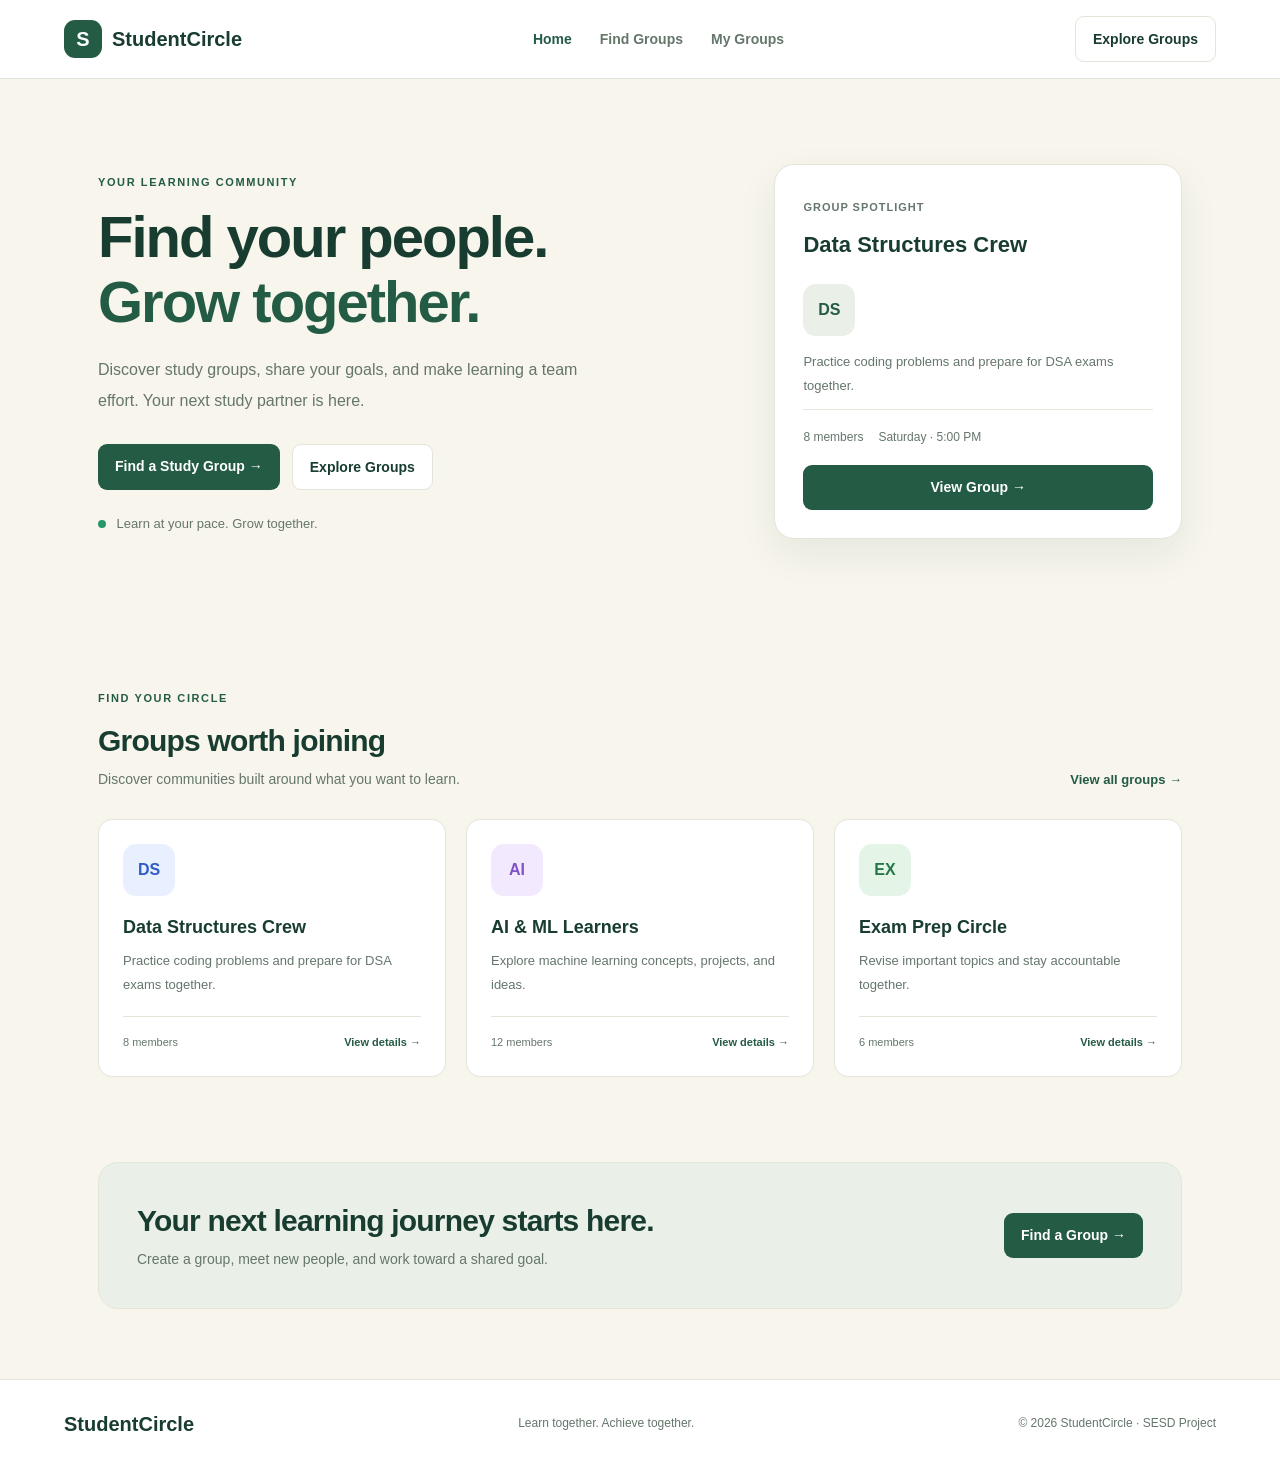
<file: index.html>
<!DOCTYPE html>
<html lang="en">
<head>
  <meta charset="UTF-8">
  <meta name="viewport" content="width=device-width, initial-scale=1.0">
  <title>StudentCircle | Learn Together</title>
  <link rel="stylesheet" href="style.css">
  <script src="app.js" defer></script>
</head>
<body>
  <header class="navbar">
    <a href="index.html" class="logo">
      <span class="logo-icon">S</span>
      StudentCircle
    </a>

    <nav class="nav-links">
      <a href="index.html" class="active">Home</a>
      <a href="find-groups.html">Find Groups</a>
      <a href="my-groups.html">My Groups</a>
    </nav>

    <a href="find-groups.html" class="nav-button">Explore Groups</a>
  </header>

  <main>
    <section class="hero">
      <div class="hero-content">
        <span class="eyebrow">YOUR LEARNING COMMUNITY</span>
        <h1>Find your people.<br>
          <span>Grow together.</span>
        </h1>
        <p>
          Discover study groups, share your goals, and make
          learning a team effort. Your next study partner is here.
        </p>

        <div class="hero-actions">
          <a href="find-groups.html" class="button primary">
            Find a Study Group →
          </a>
          <a href="#featured" class="button secondary">
            Explore Groups
          </a>
        </div>

        <div class="hero-note">
          <span class="status-dot"></span>
          Learn at your pace. Grow together.
        </div>
      </div>

      <div class="hero-card">
        <span class="muted-label">GROUP SPOTLIGHT</span>
        <h3>Data Structures Crew</h3>
        <div class="subject-icon">DS</div>
        <p class="card-description">
          Practice coding problems and prepare for DSA exams together.
        </p>
        <div class="group-info">
          <span>8 members</span>
          <span>Saturday · 5:00 PM</span>
        </div>
        <a href="group-details.html" class="button primary full-width">
          View Group →
        </a>
      </div>
    </section>

    <section class="section" id="featured">
      <div class="section-heading">
        <div>
          <span class="eyebrow">FIND YOUR CIRCLE</span>
          <h2>Groups worth joining</h2>
          <p>Discover communities built around what you want to learn.</p>
        </div>
        <a href="find-groups.html" class="text-link">View all groups →</a>
      </div>

      <div class="group-grid">
        <article class="group-card">
          <div class="subject-icon blue">DS</div>
          <h3>Data Structures Crew</h3>
          <p>Practice coding problems and prepare for DSA exams together.</p>
          <div class="group-card-footer">
            <span>8 members</span>
            <a href="group-details.html">View details →</a>
          </div>
        </article>

        <article class="group-card">
          <div class="subject-icon purple">AI</div>
          <h3>AI & ML Learners</h3>
          <p>Explore machine learning concepts, projects, and ideas.</p>
          <div class="group-card-footer">
            <span>12 members</span>
            <a href="group-details.html">View details →</a>
          </div>
        </article>

        <article class="group-card">
          <div class="subject-icon green">EX</div>
          <h3>Exam Prep Circle</h3>
          <p>Revise important topics and stay accountable together.</p>
          <div class="group-card-footer">
            <span>6 members</span>
            <a href="group-details.html">View details →</a>
          </div>
        </article>
      </div>
    </section>

    <section class="cta">
      <div>
        <h2>Your next learning journey starts here.</h2>
        <p>Create a group, meet new people, and work toward a shared goal.</p>
      </div>
      <a href="find-groups.html" class="button primary">
        Find a Group →
      </a>
    </section>
  </main>

  <footer class="footer">
    <a href="index.html" class="logo">StudentCircle</a>
    <p>Learn together. Achieve together.</p>
    <span>© 2026 StudentCircle · SESD Project</span>
  </footer>
</body>
</html>
</file>
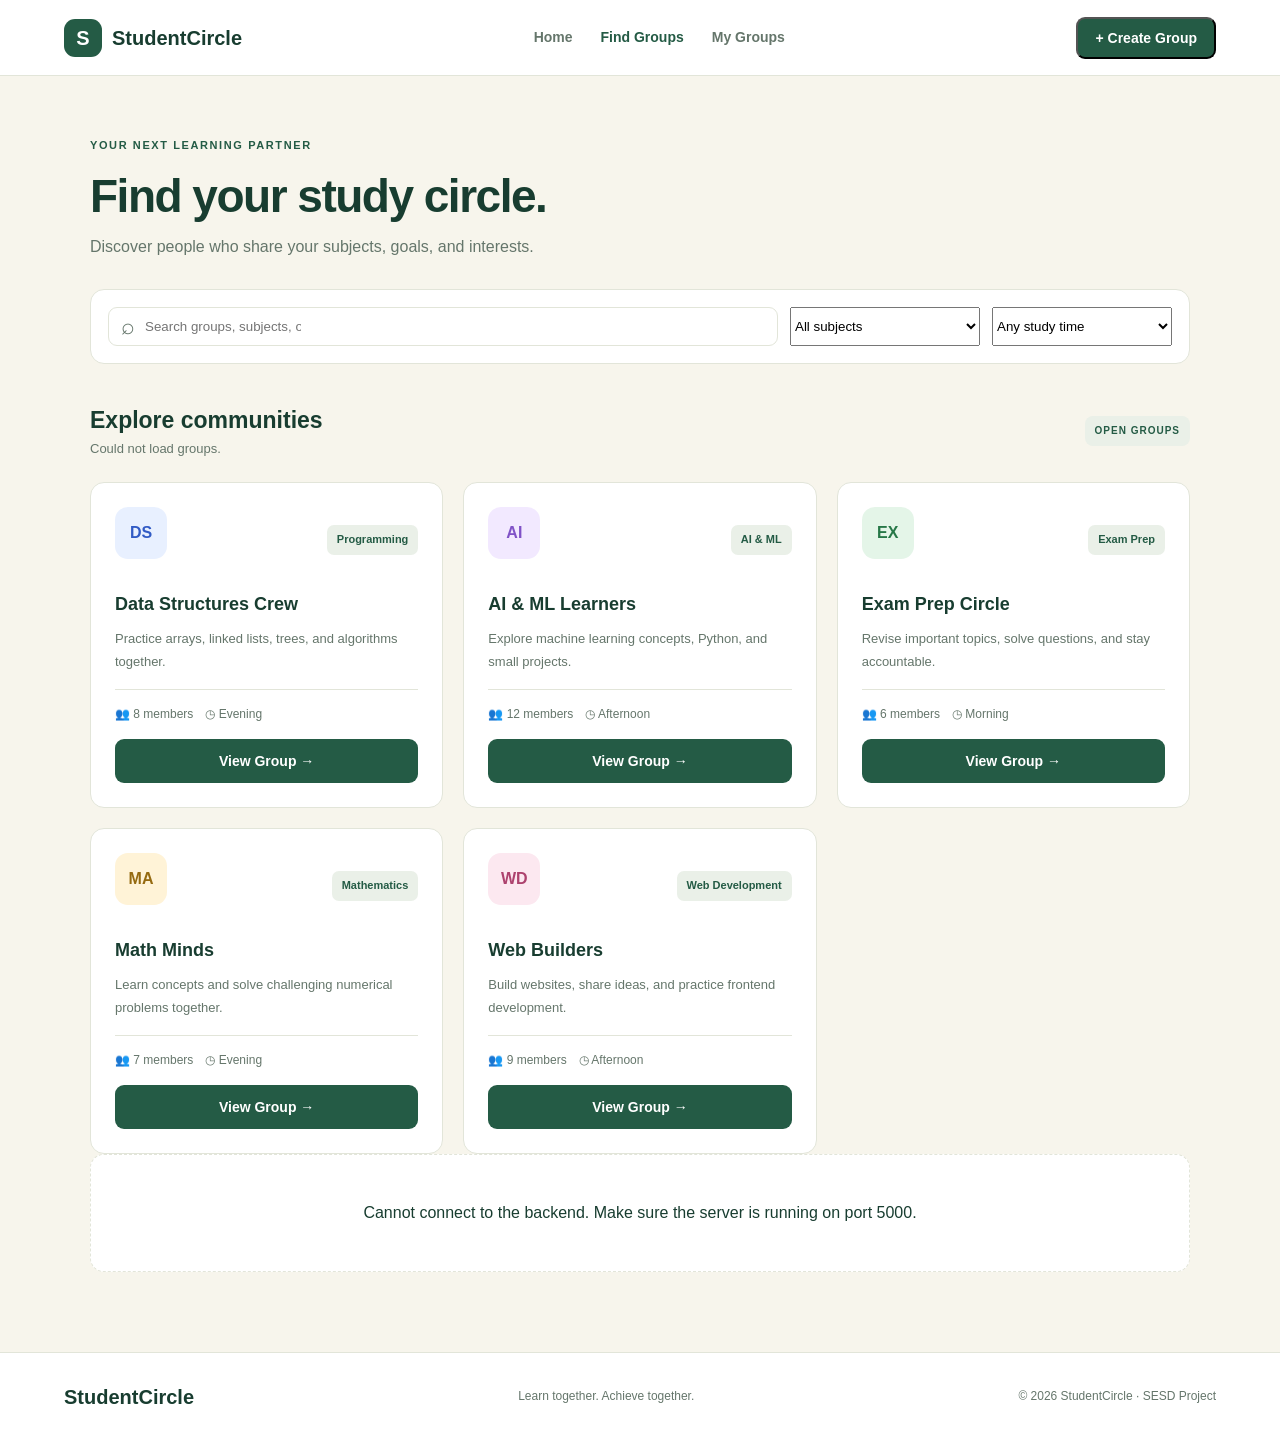
<file: find-groups.html>
<!DOCTYPE html>
<html lang="en">
<head>
  <meta charset="UTF-8">
  <meta name="viewport" content="width=device-width, initial-scale=1.0">
  <title>Find Groups | StudentCircle</title>
  <link rel="stylesheet" href="style.css">
  <script src="app.js" defer></script>
</head>
<body>

  <header class="navbar">
    <a href="index.html" class="logo">
      <span class="logo-icon">S</span>
      StudentCircle
    </a>

    <nav class="nav-links">
      <a href="index.html">Home</a>
      <a href="find-groups.html" class="active">Find Groups</a>
      <a href="my-groups.html">My Groups</a>
    </nav>

    <button class="button primary" id="openCreateForm">
      + Create Group
    </button>
  </header>

  <main class="container page-content">
    <section class="page-heading">
      <span class="eyebrow">YOUR NEXT LEARNING PARTNER</span>
      <h1>Find your study circle.</h1>
      <p>Discover people who share your subjects, goals, and interests.</p>
    </section>

    <section class="search-panel">
      <div class="search-box">
        <span>⌕</span>
        <input
          type="search"
          id="groupSearch"
          placeholder="Search groups, subjects, or topics..."
          aria-label="Search study groups"
        >
      </div>

      <select id="subjectFilter" aria-label="Filter by subject">
        <option value="all">All subjects</option>
        <option value="Programming">Programming</option>
        <option value="AI & ML">AI & ML</option>
        <option value="Exam Preparation">Exam Preparation</option>
        <option value="Mathematics">Mathematics</option>
        <option value="Web Development">Web Development</option>
      </select>

      <select id="timeFilter" aria-label="Filter by study time">
        <option value="all">Any study time</option>
        <option value="Morning">Morning</option>
        <option value="Afternoon">Afternoon</option>
        <option value="Evening">Evening</option>
      </select>
    </section>

    <section class="results-heading">
      <div>
        <h2>Explore communities</h2>
        <p id="resultCount">Study groups for every goal.</p>
      </div>
      <span class="results-label">OPEN GROUPS</span>
    </section>

    <section class="group-grid" id="groupsContainer">

      <article class="group-card"
        data-subject="Programming"
        data-time="Evening"
        data-search="data structures dsa algorithms coding programming">
        <div class="group-card-header">
          <span class="subject-icon blue">DS</span>
          <span class="tag">Programming</span>
        </div>
        <h3>Data Structures Crew</h3>
        <p>Practice arrays, linked lists, trees, and algorithms together.</p>
        <div class="group-meta">
          <span>👥 8 members</span>
          <span>◷ Evening</span>
        </div>
        <a class="button primary full-width"
          href="group-details.html?id=dsa">View Group →</a>
      </article>

      <article class="group-card"
        data-subject="AI & ML"
        data-time="Afternoon"
        data-search="artificial intelligence machine learning python models">
        <div class="group-card-header">
          <span class="subject-icon purple">AI</span>
          <span class="tag purple-tag">AI & ML</span>
        </div>
        <h3>AI & ML Learners</h3>
        <p>Explore machine learning concepts, Python, and small projects.</p>
        <div class="group-meta">
          <span>👥 12 members</span>
          <span>◷ Afternoon</span>
        </div>
        <a class="button primary full-width"
          href="group-details.html?id=aiml">View Group →</a>
      </article>

      <article class="group-card"
        data-subject="Exam Preparation"
        data-time="Morning"
        data-search="exam revision preparation study notes">
        <div class="group-card-header">
          <span class="subject-icon green">EX</span>
          <span class="tag green-tag">Exam Prep</span>
        </div>
        <h3>Exam Prep Circle</h3>
        <p>Revise important topics, solve questions, and stay accountable.</p>
        <div class="group-meta">
          <span>👥 6 members</span>
          <span>◷ Morning</span>
        </div>
        <a class="button primary full-width"
          href="group-details.html?id=exam">View Group →</a>
      </article>

      <article class="group-card"
        data-subject="Mathematics"
        data-time="Evening"
        data-search="mathematics calculus probability statistics">
        <div class="group-card-header">
          <span class="subject-icon gold">MA</span>
          <span class="tag gold-tag">Mathematics</span>
        </div>
        <h3>Math Minds</h3>
        <p>Learn concepts and solve challenging numerical problems together.</p>
        <div class="group-meta">
          <span>👥 7 members</span>
          <span>◷ Evening</span>
        </div>
        <a class="button primary full-width"
          href="group-details.html?id=math">View Group →</a>
      </article>

      <article class="group-card"
        data-subject="Web Development"
        data-time="Afternoon"
        data-search="web development html css javascript frontend">
        <div class="group-card-header">
          <span class="subject-icon pink">WD</span>
          <span class="tag pink-tag">Web Development</span>
        </div>
        <h3>Web Builders</h3>
        <p>Build websites, share ideas, and practice frontend development.</p>
        <div class="group-meta">
          <span>👥 9 members</span>
          <span>◷ Afternoon</span>
        </div>
        <a class="button primary full-width"
          href="group-details.html?id=web">View Group →</a>
      </article>

    </section>

    <div id="emptyState" class="empty-state" hidden>
      <h3>No groups found</h3>
      <p>Try another search term or choose a different filter.</p>
      <button class="button secondary" id="resetFilters">Clear filters</button>
    </div>

    <section class="create-panel" id="createPanel" hidden>
      <div class="create-panel-header">
        <div>
          <span class="eyebrow">START A COMMUNITY</span>
          <h2>Create a study group</h2>
          <p>Bring students together around a shared learning goal.</p>
        </div>
        <button type="button" id="closeCreateForm"
          class="close-button" aria-label="Close form">✕</button>
      </div>

      <form id="createGroupForm">
        <label for="groupName">Group name</label>
        <input id="groupName" name="groupName"
          placeholder="e.g. Java Coding Circle" required maxlength="60">

        <label for="groupSubject">Subject</label>
        <select id="groupSubject" name="groupSubject" required>
          <option value="">Select a subject</option>
          <option>Programming</option>
          <option>AI & ML</option>
          <option>Exam Preparation</option>
          <option>Mathematics</option>
          <option>Web Development</option>
        </select>

        <label for="groupDescription">Description</label>
        <textarea id="groupDescription" name="groupDescription"
          placeholder="What will your group learn together?"
          required maxlength="300" rows="3"></textarea>

        <label for="groupTime">Preferred study time</label>
        <select id="groupTime" name="groupTime" required>
          <option value="">Choose a time</option>
          <option>Morning</option>
          <option>Afternoon</option>
          <option>Evening</option>
        </select>

        <button class="button primary" type="submit">Create Group</button>
      </form>
    </section>

  </main>

  <footer class="footer">
    <a href="index.html" class="logo">StudentCircle</a>
    <p>Learn together. Achieve together.</p>
    <span>© 2026 StudentCircle · SESD Project</span>
  </footer>

</body>
</html>
</file>
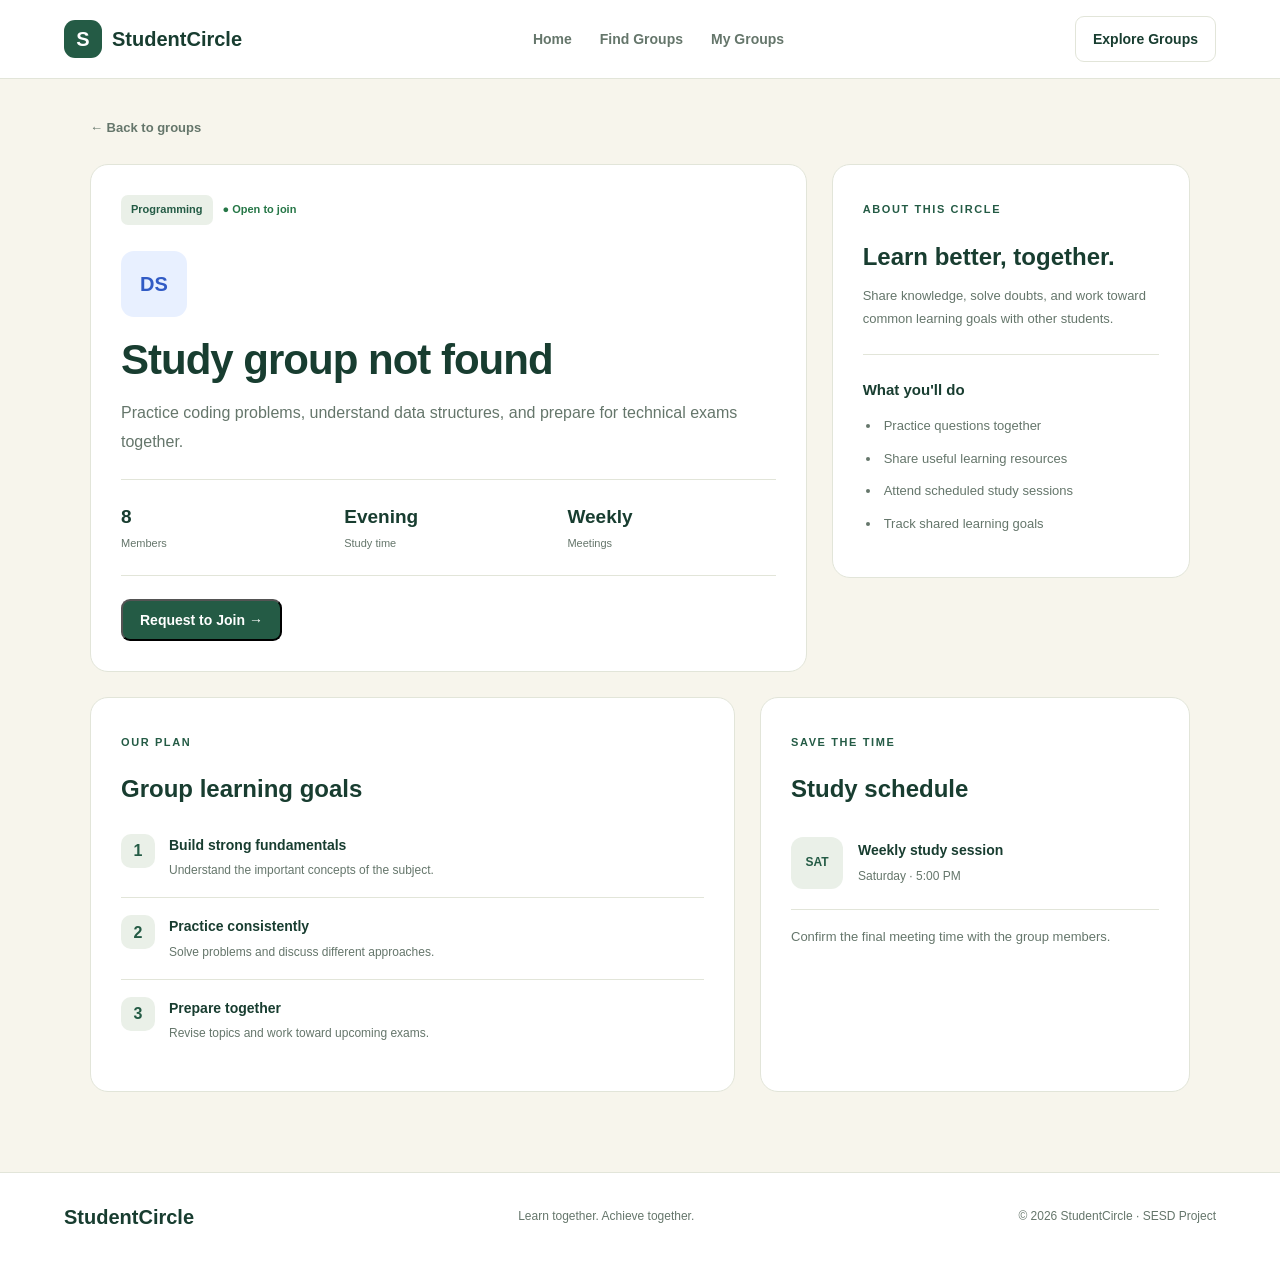
<file: group-details.html>
<!DOCTYPE html>
<html lang="en">
<head>
  <meta charset="UTF-8">
  <meta name="viewport" content="width=device-width, initial-scale=1.0">
  <title>Group Details | StudentCircle</title>
  <link rel="stylesheet" href="style.css">
  <script src="app.js" defer></script>
</head>
<body>
  <header class="navbar">
    <a href="index.html" class="logo">
      <span class="logo-icon">S</span>
      StudentCircle
    </a>
    <nav class="nav-links">
      <a href="index.html">Home</a>
      <a href="find-groups.html">Find Groups</a>
      <a href="my-groups.html">My Groups</a>
    </nav>
    <a href="find-groups.html" class="nav-button">Explore Groups</a>
  </header>

  <main class="container details-page">
    <a href="find-groups.html" class="back-link">← Back to groups</a>

    <section class="details-hero">
      <div class="details-main">
        <div class="details-tags">
          <span class="tag" id="detailSubject">Programming</span>
          <span class="open-tag">● Open to join</span>
        </div>

        <div class="subject-icon blue large-icon" id="detailIcon">DS</div>
        <h1 id="detailName">Data Structures Crew</h1>
        <p id="detailDescription">
          Practice coding problems, understand data structures,
          and prepare for technical exams together.
        </p>

        <div class="details-stats">
          <div>
            <strong id="detailMembers">8</strong>
            <span>Members</span>
          </div>
          <div>
            <strong id="detailTime">Evening</strong>
            <span>Study time</span>
          </div>
          <div>
            <strong>Weekly</strong>
            <span>Meetings</span>
          </div>
        </div>

        <button class="button primary join-button" id="joinButton">
          Request to Join →
        </button>
        <p id="joinMessage" class="join-message" role="status" hidden></p>
      </div>

      <aside class="details-side">
        <span class="eyebrow">ABOUT THIS CIRCLE</span>
        <h2>Learn better, together.</h2>
        <p>
          Share knowledge, solve doubts, and work toward common
          learning goals with other students.
        </p>

        <div class="side-divider"></div>

        <h3>What you'll do</h3>
        <ul class="activity-list">
          <li>Practice questions together</li>
          <li>Share useful learning resources</li>
          <li>Attend scheduled study sessions</li>
          <li>Track shared learning goals</li>
        </ul>
      </aside>
    </section>

    <section class="details-bottom">
      <div class="details-section">
        <span class="eyebrow">OUR PLAN</span>
        <h2>Group learning goals</h2>

        <div class="goal-card">
          <span class="goal-check">1</span>
          <div>
            <h3>Build strong fundamentals</h3>
            <p>Understand the important concepts of the subject.</p>
          </div>
        </div>

        <div class="goal-card">
          <span class="goal-check">2</span>
          <div>
            <h3>Practice consistently</h3>
            <p>Solve problems and discuss different approaches.</p>
          </div>
        </div>

        <div class="goal-card">
          <span class="goal-check">3</span>
          <div>
            <h3>Prepare together</h3>
            <p>Revise topics and work toward upcoming exams.</p>
          </div>
        </div>
      </div>

      <div class="details-section schedule-card">
        <span class="eyebrow">SAVE THE TIME</span>
        <h2>Study schedule</h2>
        <div class="schedule-item">
          <div class="calendar-icon">SAT</div>
          <div>
            <h3>Weekly study session</h3>
            <p id="scheduleTime">Saturday · 5:00 PM</p>
          </div>
        </div>
        <p class="muted">
          Confirm the final meeting time with the group members.
        </p>
      </div>
    </section>
  </main>

  <footer class="footer">
    <a href="index.html" class="logo">StudentCircle</a>
    <p>Learn together. Achieve together.</p>
    <span>© 2026 StudentCircle · SESD Project</span>
  </footer>
</body>
</html>
</file>
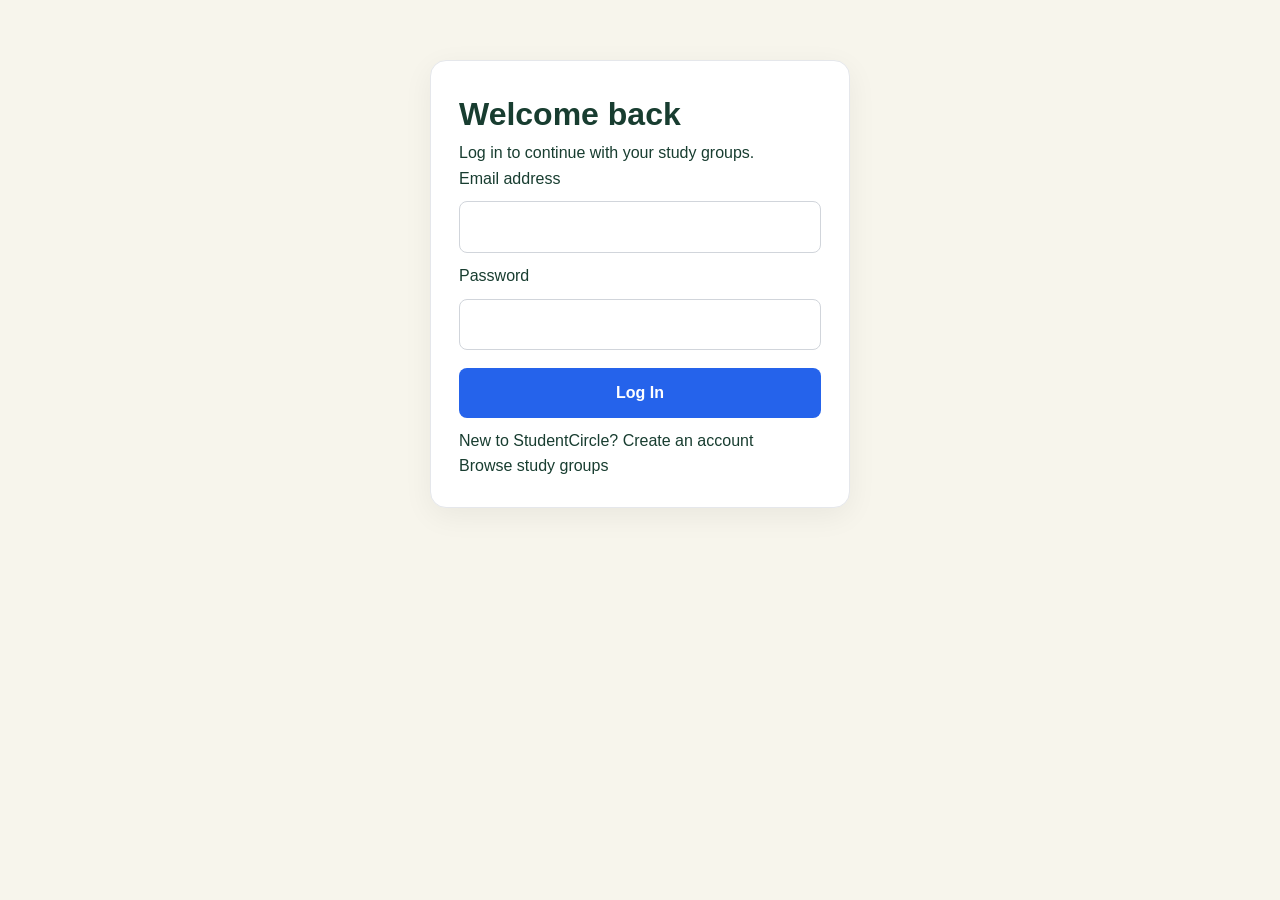
<file: login.html>
<!DOCTYPE html>
<html lang="en">
<head>
  <meta charset="UTF-8">
  <meta name="viewport" content="width=device-width, initial-scale=1.0">
  <title>Login | StudentCircle</title>
  <link rel="stylesheet" href="style.css">
</head>
<body>
  <main class="auth-container">
    <h1>Welcome back</h1>
    <p>Log in to continue with your study groups.</p>

    <form id="loginForm">
      <label for="email">Email address</label>
      <input id="email" name="email" type="email"
             autocomplete="email" required>

      <label for="password">Password</label>
      <input id="password" name="password" type="password"
             autocomplete="current-password" required>

      <button type="submit">Log In</button>
      <p id="authMessage" role="status"></p>
    </form>

    <p>New to StudentCircle? <a href="register.html">Create an account</a></p>
    <p><a href="find-groups.html">Browse study groups</a></p>
  </main>

  <script src="auth-page.js"></script>
</body>
</html>
</file>
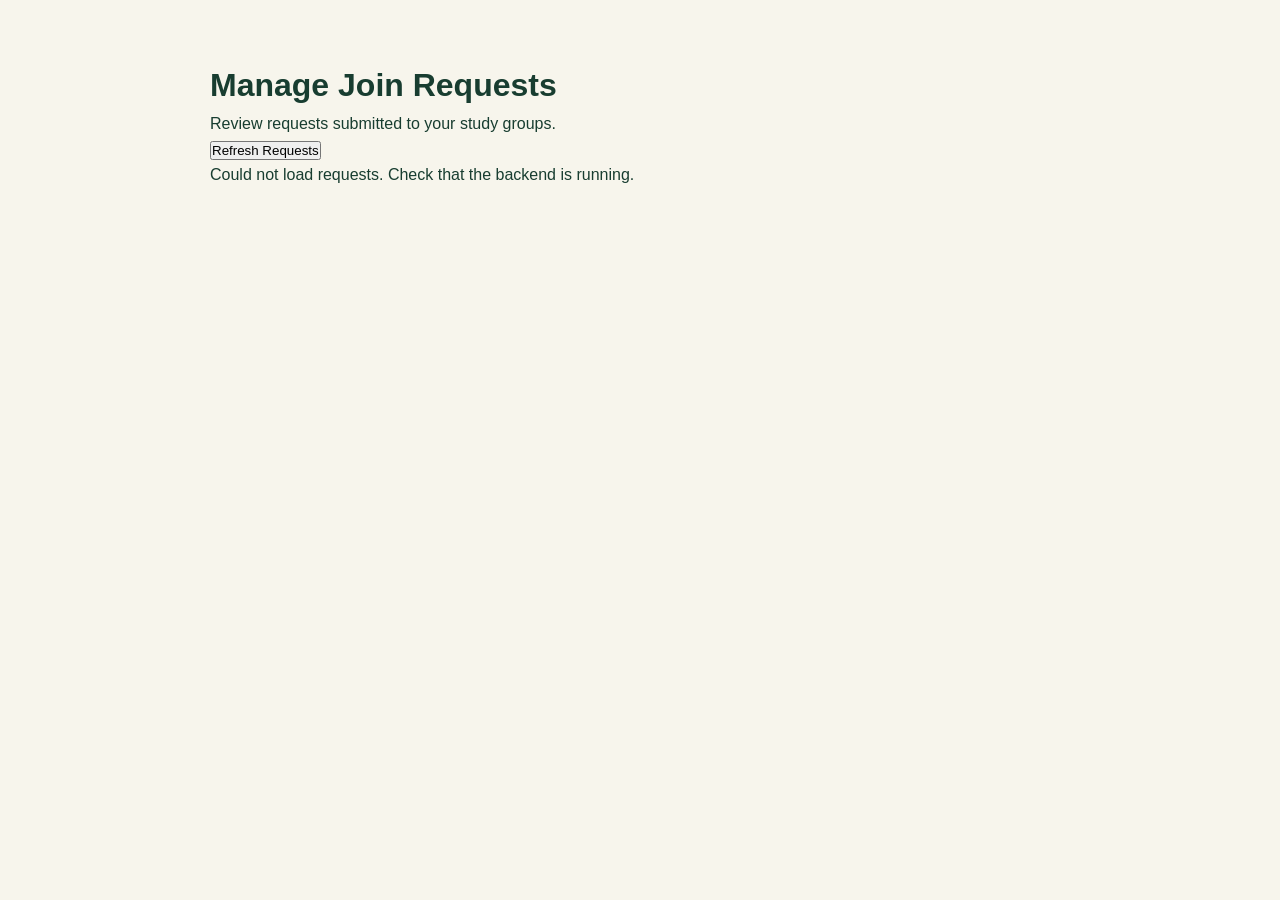
<file: manage-requests.html>
<!DOCTYPE html>
<html lang="en">
<head>
  <meta charset="UTF-8">
  <meta name="viewport" content="width=device-width, initial-scale=1.0">
  <title>Manage Requests | StudentCircle</title>
  <link rel="stylesheet" href="style.css">
  <style>
    .requests-page {
      max-width: 900px;
      margin: 40px auto;
      padding: 20px;
    }

    .request-card {
      background: white;
      border: 1px solid #e5e7eb;
      border-radius: 12px;
      padding: 20px;
      margin: 16px 0;
    }

    .request-actions {
      display: flex;
      gap: 10px;
      margin-top: 16px;
    }

    .request-actions button {
      border: 0;
      border-radius: 8px;
      padding: 10px 16px;
      cursor: pointer;
      font-weight: 600;
    }

    .approve-btn {
      background: #dcfce7;
      color: #166534;
    }

    .reject-btn {
      background: #fee2e2;
      color: #991b1b;
    }

    .request-status {
      font-weight: 600;
    }

    .request-message {
      margin-top: 12px;
    }
  </style>
</head>
<body>
  <main class="requests-page">
    <h1>Manage Join Requests</h1>
    <p>Review requests submitted to your study groups.</p>

    <button id="refreshRequests">Refresh Requests</button>
    <p id="pageMessage" role="status"></p>
    <div id="requestsContainer"></div>
  </main>

  <script src="manage-requests.js"></script>
</body>
</html>
</file>
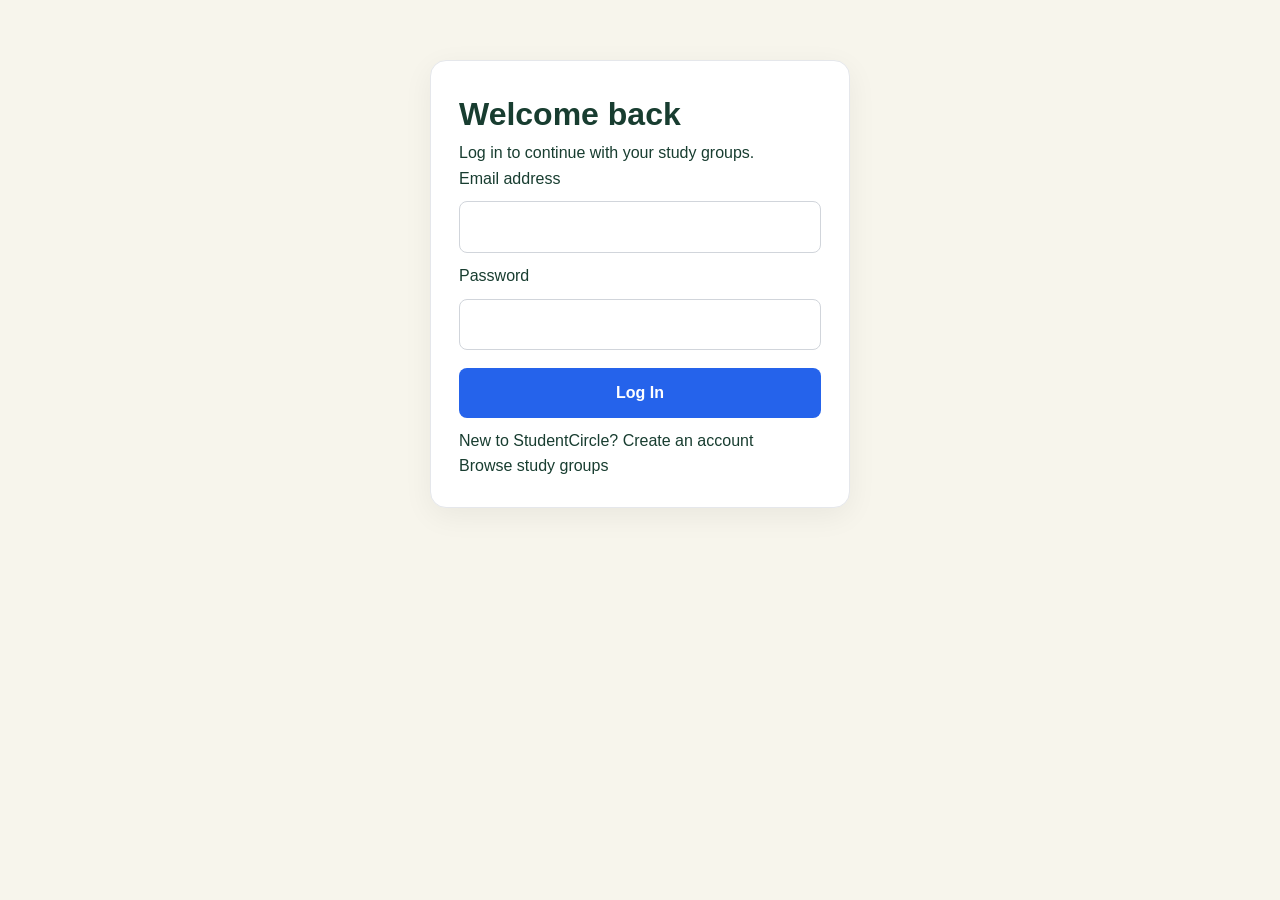
<file: my-groups.html>
<!DOCTYPE html>
<html lang="en">
<head>
  <meta charset="UTF-8">
  <meta name="viewport" content="width=device-width, initial-scale=1.0">
  <title>My Groups | StudentCircle</title>
  <link rel="stylesheet" href="style.css">
  <script src="app.js" defer></script>
</head>
<body>
  <header class="navbar">
    <a href="index.html" class="logo">
      <span class="logo-icon">S</span>
      StudentCircle
    </a>

    <nav class="nav-links">
      <a href="index.html">Home</a>
      <a href="find-groups.html">Find Groups</a>
      <a href="my-groups.html" class="active">My Groups</a>
    </nav>

    <a href="find-groups.html" class="nav-button">Find More Groups</a>
  </header>

  <main class="container my-groups-page">
    <section class="page-heading">
      <span class="eyebrow">YOUR LEARNING JOURNEY</span>
      <h1>Your circles, your progress.</h1>
      <p>Keep track of your groups, learning goals, and upcoming sessions.</p>
    </section>

    <section class="stats-grid">
      <article class="stat-card">
        <span class="stat-icon">◎</span>
        <p>My Groups</p>
        <h2 id="totalGroups">0</h2>
      </article>

      <article class="stat-card">
        <span class="stat-icon">◷</span>
        <p>Upcoming Sessions</p>
        <h2 id="upcomingSessions">0</h2>
      </article>

      <article class="stat-card">
        <span class="stat-icon">✓</span>
        <p>Pending Requests</p>
        <h2 id="pendingRequests">0</h2>
      </article>
    </section>

    <section class="my-groups-section">
      <div class="section-heading">
        <div>
          <span class="eyebrow">YOUR COMMUNITIES</span>
          <h2>Groups I'm part of</h2>
          <p>View your join requests and access group details.</p>
        </div>
        <a href="find-groups.html" class="text-link">Discover groups →</a>
      </div>

      <div id="myGroupsContainer" class="my-groups-list"></div>

      <div id="myGroupsEmpty" class="empty-state">
        <div class="empty-symbol">◎</div>
        <h3>Your learning circle starts here.</h3>
        <p>You haven't requested to join any groups yet.</p>
        <a href="find-groups.html" class="button primary">
          Explore Study Groups →
        </a>
      </div>
    </section>

    <section class="my-groups-section">
      <div class="section-heading">
        <div>
          <span class="eyebrow">KEEP MOVING FORWARD</span>
          <h2>My learning goals</h2>
          <p>Set a personal target and track your progress.</p>
        </div>
      </div>

      <div class="goal-tracker card">
        <div class="goal-tracker-top">
          <div>
            <h3>Weekly learning target</h3>
            <p class="muted">How many focused study sessions have you completed?</p>
          </div>
          <span id="goalProgressText" class="goal-progress-text">0 / 5</span>
        </div>

        <div class="progress-track">
          <div id="goalProgressBar" class="progress-fill"></div>
        </div>

        <div class="goal-controls">
          <label for="sessionsCompleted">Sessions completed this week</label>
          <input id="sessionsCompleted" type="number" min="0" max="5" value="0">
          <button id="saveGoal" class="button primary" type="button">
            Save Progress
          </button>
          <p id="goalSaveMessage" class="muted" role="status"></p>
        </div>
      </div>
    </section>
  </main>

  <footer class="footer">
    <a href="index.html" class="logo">StudentCircle</a>
    <p>Learn together. Achieve together.</p>
    <span>© 2026 StudentCircle · SESD Project</span>
  </footer>
</body>
</html>
</file>
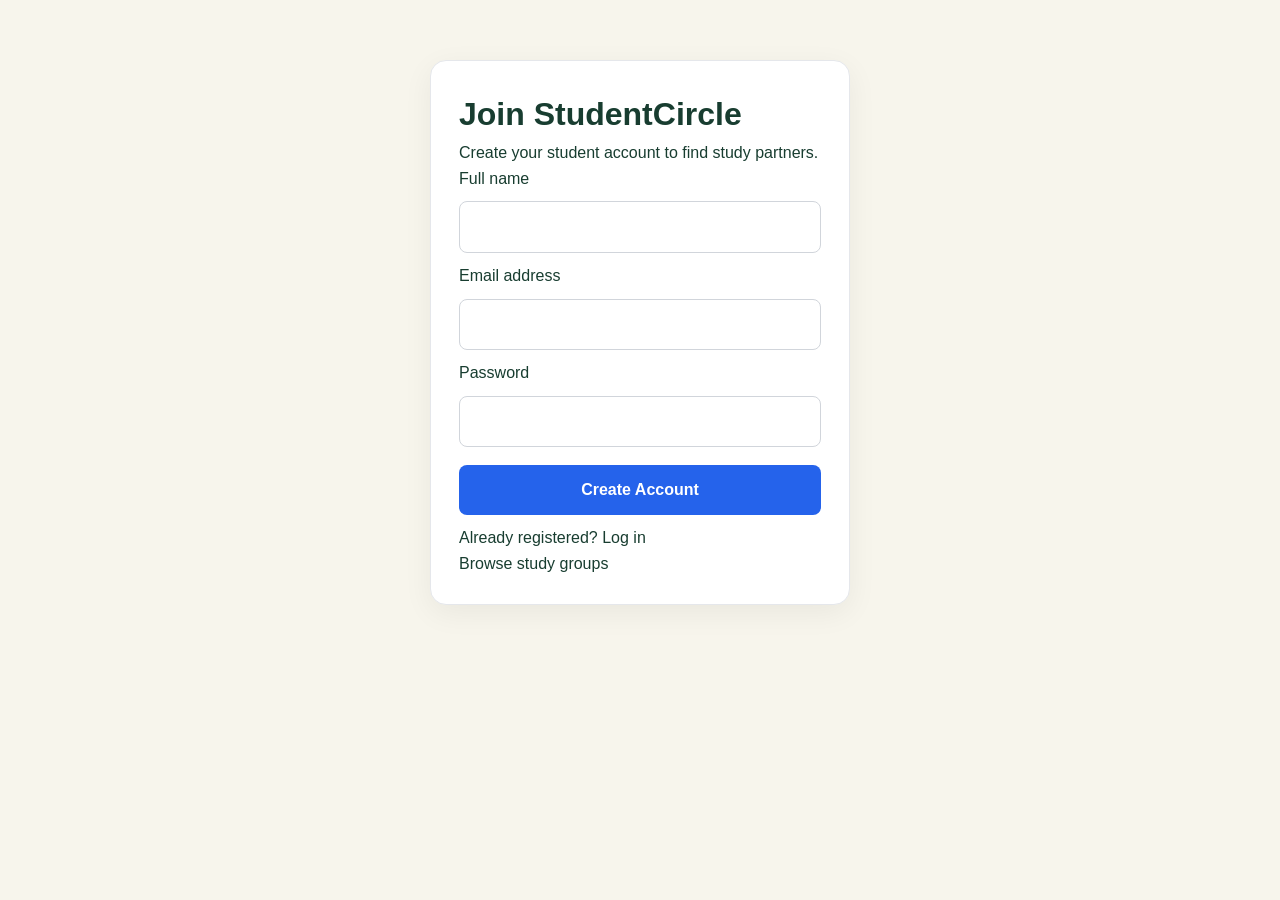
<file: register.html>
<!DOCTYPE html>
<html lang="en">
<head>
  <meta charset="UTF-8">
  <meta name="viewport" content="width=device-width, initial-scale=1.0">
  <title>Register | StudentCircle</title>
  <link rel="stylesheet" href="style.css">
</head>
<body>
  <main class="auth-container">
    <h1>Join StudentCircle</h1>
    <p>Create your student account to find study partners.</p>

    <form id="registerForm">
      <label for="name">Full name</label>
      <input id="name" name="name" type="text"
             minlength="2" maxlength="60" required>

      <label for="email">Email address</label>
      <input id="email" name="email" type="email"
             autocomplete="email" required>

      <label for="password">Password</label>
      <input id="password" name="password" type="password"
             minlength="8" maxlength="72"
             autocomplete="new-password" required>

      <button type="submit">Create Account</button>
      <p id="authMessage" role="status"></p>
    </form>

    <p>Already registered? <a href="login.html">Log in</a></p>
    <p><a href="find-groups.html">Browse study groups</a></p>
  </main>

  <script src="auth-page.js"></script>
</body>
</html>
</file>
<file: style.css>
:root {
  --bg: #F7F5EC;
  --surface: #FFFFFF;
  --primary: #245B45;
  --primary-hover: #183D30;
  --accent: #D9A441;
  --text: #183D30;
  --muted: #65766B;
  --border: #E2E5D9;
  --soft: #EAF0E8;
  --radius: 14px;
}

* {
  margin: 0;
  padding: 0;
  box-sizing: border-box;
}

body {
  font-family: Arial, Helvetica, sans-serif;
  background: var(--bg);
  color: var(--text);
  line-height: 1.6;
}

a {
  color: inherit;
  text-decoration: none;
}

.container {
  width: min(1100px, 92%);
  margin: 0 auto;
}

/* Navigation */
.navbar {
  min-height: 76px;
  padding: 16px 5%;
  display: flex;
  align-items: center;
  justify-content: space-between;
  gap: 24px;
  background: var(--surface);
  border-bottom: 1px solid var(--border);
}

.logo {
  display: flex;
  align-items: center;
  gap: 10px;
  font-size: 20px;
  font-weight: 800;
}

.logo-icon {
  display: grid;
  place-items: center;
  width: 38px;
  height: 38px;
  background: var(--primary);
  color: white;
  border-radius: 11px;
}

.nav-links {
  display: flex;
  align-items: center;
  gap: 28px;
}

.nav-links a {
  color: var(--muted);
  font-size: 14px;
  font-weight: 600;
}

.nav-links a:hover,
.nav-links a.active {
  color: var(--primary);
}

.nav-button,
.button {
  display: inline-block;
  padding: 11px 17px;
  border-radius: 9px;
  font-size: 14px;
  font-weight: 700;
  text-align: center;
  cursor: pointer;
}

.nav-button {
  border: 1px solid var(--border);
  background: white;
}

.button.primary {
  color: white;
  background: var(--primary);
}

.button.primary:hover {
  background: var(--primary-hover);
}

.button.secondary {
  color: var(--text);
  background: white;
  border: 1px solid var(--border);
}

/* Home hero */
.hero {
  max-width: 1140px;
  margin: auto;
  padding: 85px 28px;
  display: grid;
  grid-template-columns: 1.2fr 0.8fr;
  align-items: center;
  gap: 65px;
}

.eyebrow {
  display: inline-block;
  margin-bottom: 14px;
  color: var(--primary);
  font-size: 11px;
  font-weight: 800;
  letter-spacing: 1.6px;
}

.hero h1 {
  margin-bottom: 20px;
  font-size: clamp(38px, 5vw, 58px);
  line-height: 1.12;
  letter-spacing: -2px;
}

.hero h1 span {
  color: var(--primary);
}

.hero-content > p {
  max-width: 490px;
  color: var(--muted);
  font-size: 16px;
  line-height: 1.9;
}

.hero-actions {
  display: flex;
  flex-wrap: wrap;
  gap: 12px;
  margin-top: 28px;
}

.hero-note {
  margin-top: 24px;
  color: var(--muted);
  font-size: 13px;
}

.status-dot {
  display: inline-block;
  width: 8px;
  height: 8px;
  margin-right: 7px;
  border-radius: 50%;
  background: #26966B;
}

/* Spotlight card */
.hero-card {
  padding: 28px;
  border: 1px solid var(--border);
  border-radius: 20px;
  background: white;
  box-shadow: 0 15px 40px rgba(24, 61, 48, 0.07);
}

.muted-label {
  color: var(--muted);
  font-size: 11px;
  font-weight: 800;
  letter-spacing: 1px;
}

.hero-card h3 {
  margin-top: 8px;
  font-size: 22px;
}

.subject-icon {
  display: grid;
  place-items: center;
  width: 52px;
  height: 52px;
  margin: 22px 0 14px;
  border-radius: 13px;
  background: var(--soft);
  color: var(--primary);
  font-weight: 800;
}

.card-description,
.group-card > p {
  color: var(--muted);
  font-size: 13px;
  line-height: 1.8;
}

.group-info {
  display: flex;
  flex-wrap: wrap;
  gap: 15px;
  padding: 18px 0;
  margin-top: 12px;
  border-top: 1px solid var(--border);
  color: var(--muted);
  font-size: 12px;
}

.full-width {
  display: block;
  width: 100%;
}

/* Featured groups */
.section {
  max-width: 1140px;
  margin: auto;
  padding: 60px 28px 85px;
}

.section-heading {
  display: flex;
  justify-content: space-between;
  align-items: flex-end;
  gap: 20px;
  margin-bottom: 28px;
}

.section-heading h2,
.cta h2 {
  font-size: 30px;
  line-height: 1.3;
  letter-spacing: -0.8px;
}

.section-heading p,
.cta p {
  margin-top: 8px;
  color: var(--muted);
  font-size: 14px;
}

.text-link {
  color: var(--primary);
  font-size: 13px;
  font-weight: 700;
}

.group-grid {
  display: grid;
  grid-template-columns: repeat(3, minmax(0, 1fr));
  gap: 20px;
}

.group-card {
  padding: 24px;
  border: 1px solid var(--border);
  border-radius: var(--radius);
  background: white;
  transition: 0.2s ease;
}

.group-card:hover {
  transform: translateY(-4px);
  box-shadow: 0 12px 30px rgba(24, 61, 48, 0.07);
}

.group-card .subject-icon {
  margin-top: 0;
}

.group-card h3 {
  margin: 17px 0 8px;
  font-size: 18px;
}

.blue {
  background: #E8F0FF;
  color: #315BC5;
}

.purple {
  background: #F2E9FF;
  color: #8052C7;
}

.green {
  background: #E4F5E8;
  color: #267747;
}

.group-card-footer {
  display: flex;
  justify-content: space-between;
  flex-wrap: wrap;
  gap: 10px;
  padding-top: 17px;
  margin-top: 20px;
  border-top: 1px solid var(--border);
  color: var(--muted);
  font-size: 11px;
}

.group-card-footer a {
  color: var(--primary);
  font-weight: 700;
}

/* Call to action */
.cta {
  max-width: 1084px;
  margin: 0 auto 70px;
  padding: 38px;
  display: flex;
  align-items: center;
  justify-content: space-between;
  gap: 24px;
  border: 1px solid var(--border);
  border-radius: 20px;
  background: var(--soft);
}

.cta h2 {
  max-width: 550px;
}

.cta p {
  max-width: 540px;
}

/* Footer */
.footer {
  padding: 28px 5%;
  display: flex;
  align-items: center;
  justify-content: space-between;
  flex-wrap: wrap;
  gap: 16px;
  background: white;
  border-top: 1px solid var(--border);
}

.footer p,
.footer > span {
  color: var(--muted);
  font-size: 12px;
}

/* Responsive layout */
@media (max-width: 850px) {
  .navbar {
    flex-wrap: wrap;
  }

  .nav-links {
    order: 3;
    width: 100%;
    justify-content: center;
    gap: 20px;
  }

  .hero {
    grid-template-columns: 1fr;
    gap: 35px;
    padding-top: 55px;
  }

  .hero-card {
    max-width: 520px;
  }

  .group-grid {
    grid-template-columns: repeat(2, minmax(0, 1fr));
  }

  .cta {
    margin-right: 20px;
    margin-left: 20px;
  }
}

@media (max-width: 560px) {
  .navbar {
    padding: 16px;
  }

  .nav-button {
    padding: 9px 11px;
    font-size: 12px;
  }

  .nav-links {
    gap: 15px;
  }

  .nav-links a {
    font-size: 12px;
  }

  .hero {
    padding: 45px 20px;
  }

  .hero h1 {
    letter-spacing: -1.3px;
  }

  .hero-actions .button {
    width: 100%;
  }

  .section {
    padding: 50px 20px;
  }

  .section-heading {
    align-items: flex-start;
    flex-direction: column;
  }

  .group-grid {
    grid-template-columns: 1fr;
  }

  .cta {
    padding: 25px;
    flex-wrap: wrap;
  }

  .footer {
    flex-direction: column;
    align-items: flex-start;
  }
}

/* Find Groups page */

.page-content {
  min-height: 70vh;
  padding-top: 55px;
  padding-bottom: 80px;
}

.page-heading {
  margin-bottom: 30px;
}

.page-heading h1 {
  font-size: clamp(32px, 4vw, 46px);
  letter-spacing: -1.5px;
  line-height: 1.2;
}

.page-heading > p {
  margin-top: 10px;
  color: var(--muted);
}

.search-panel {
  display: grid;
  grid-template-columns: minmax(200px, 1fr) 190px 180px;
  gap: 12px;
  padding: 17px;
  margin-bottom: 38px;
  border: 1px solid var(--border);
  border-radius: var(--radius);
  background: white;
}

.search-box {
  display: flex;
  align-items: center;
  gap: 10px;
  padding: 0 12px;
  border: 1px solid var(--border);
  border-radius: 9px;
}

.search-box > span {
  color: var(--muted);
  font-size: 23px;
}

.search-box input {
  min-width: 0;
  padding: 11px 0;
  border: none;
  outline: none;
}

.search-panel select {
  min-width: 0;
}

.results-heading {
  display: flex;
  align-items: center;
  justify-content: space-between;
  gap: 15px;
  margin-bottom: 22px;
}

.results-heading h2 {
  font-size: 23px;
}

.results-heading p {
  color: var(--muted);
  font-size: 13px;
}

.results-label {
  padding: 7px 10px;
  border-radius: 8px;
  background: var(--soft);
  color: var(--primary);
  font-size: 10px;
  font-weight: 800;
  letter-spacing: 1px;
}

.group-card-header {
  display: flex;
  justify-content: space-between;
  align-items: center;
  gap: 10px;
}

.group-meta {
  display: flex;
  flex-wrap: wrap;
  gap: 12px;
  padding: 15px 0;
  margin-top: 15px;
  border-top: 1px solid var(--border);
  color: var(--muted);
  font-size: 12px;
}

.gold {
  background: #FFF3D7;
  color: #956A10;
}

.gold-tag {
  background: #FFF3D7;
  color: #956A10;
}

.pink {
  background: #FCE8F0;
  color: #AD426E;
}

.pink-tag {
  background: #FCE8F0;
  color: #AD426E;
}

.empty-state {
  padding: 45px 20px;
  text-align: center;
  border: 1px dashed var(--border);
  border-radius: var(--radius);
  background: white;
}

.empty-state p {
  margin: 8px 0 20px;
  color: var(--muted);
}

.create-panel {
  max-width: 650px;
  margin: 45px auto 0;
  padding: 28px;
  border: 1px solid var(--border);
  border-radius: 18px;
  background: white;
  box-shadow: 0 12px 35px rgba(24, 61, 48, 0.06);
}

.create-panel-header {
  display: flex;
  justify-content: space-between;
  gap: 20px;
  margin-bottom: 24px;
}

.create-panel-header h2 {
  font-size: 25px;
}

.create-panel-header p {
  margin-top: 5px;
  color: var(--muted);
  font-size: 13px;
}

.close-button {
  width: 36px;
  height: 36px;
  border: 1px solid var(--border);
  border-radius: 9px;
  background: white;
  cursor: pointer;
}

#createGroupForm {
  display: grid;
  gap: 10px;
}

#createGroupForm label {
  margin-top: 8px;
  font-size: 13px;
  font-weight: 700;
}

#createGroupForm button {
  margin-top: 12px;
}

@media (max-width: 760px) {
  .search-panel {
    grid-template-columns: 1fr;
  }

  .results-heading {
    align-items: flex-start;
  }
}

@media (max-width: 560px) {
  .page-content {
    padding-top: 38px;
  }

  .results-label {
    display: none;
  }

  .create-panel {
    padding: 20px;
  }
}

/* Group Details page */

.details-page {
  padding-top: 35px;
  padding-bottom: 80px;
}

.back-link {
  display: inline-block;
  margin-bottom: 25px;
  color: var(--muted);
  font-size: 13px;
  font-weight: 600;
}

.back-link:hover {
  color: var(--primary);
}

.details-hero {
  display: grid;
  grid-template-columns: minmax(0, 1.6fr) minmax(250px, 0.8fr);
  gap: 25px;
  align-items: start;
}

.details-main,
.details-side,
.details-section {
  padding: 30px;
  border: 1px solid var(--border);
  border-radius: 18px;
  background: white;
}

.details-tags {
  display: flex;
  flex-wrap: wrap;
  align-items: center;
  gap: 10px;
}

.tag {
  display: inline-block;
  padding: 6px 10px;
  border-radius: 7px;
  background: var(--soft);
  color: var(--primary);
  font-size: 11px;
  font-weight: 700;
}

.open-tag {
  color: #267747;
  font-size: 11px;
  font-weight: 700;
}

.large-icon {
  width: 66px;
  height: 66px;
  margin: 26px 0 18px;
  font-size: 20px;
}

.details-main h1 {
  font-size: clamp(30px, 4vw, 42px);
  line-height: 1.2;
  letter-spacing: -1px;
}

.details-main > p:not(.join-message) {
  margin-top: 14px;
  color: var(--muted);
  line-height: 1.8;
}

.details-stats {
  display: grid;
  grid-template-columns: repeat(3, 1fr);
  gap: 15px;
  padding: 22px 0;
  margin-top: 22px;
  border-top: 1px solid var(--border);
  border-bottom: 1px solid var(--border);
}

.details-stats div {
  display: flex;
  flex-direction: column;
  gap: 3px;
}

.details-stats strong {
  font-size: 19px;
}

.details-stats span {
  color: var(--muted);
  font-size: 11px;
}

.join-button {
  margin-top: 23px;
}

.join-message {
  margin-top: 14px;
  padding: 12px;
  border-radius: 9px;
  background: var(--soft);
  color: var(--primary);
  font-size: 13px;
}

.details-side h2,
.details-section h2 {
  margin: 8px 0 12px;
  font-size: 24px;
  line-height: 1.3;
}

.details-side > p,
.schedule-card > p {
  color: var(--muted);
  font-size: 13px;
  line-height: 1.8;
}

.side-divider {
  height: 1px;
  margin: 23px 0;
  background: var(--border);
}

.details-side h3 {
  margin-bottom: 14px;
  font-size: 15px;
}

.activity-list {
  padding-left: 18px;
  color: var(--muted);
  font-size: 13px;
}

.activity-list li {
  margin-bottom: 12px;
  padding-left: 3px;
}

.details-bottom {
  display: grid;
  grid-template-columns: 1.2fr 0.8fr;
  gap: 25px;
  margin-top: 25px;
}

.goal-card {
  display: flex;
  gap: 14px;
  align-items: flex-start;
  padding: 17px 0;
  border-bottom: 1px solid var(--border);
}

.goal-card:last-child {
  border-bottom: none;
}

.goal-check {
  display: grid;
  place-items: center;
  flex-shrink: 0;
  width: 34px;
  height: 34px;
  border-radius: 10px;
  background: var(--soft);
  color: var(--primary);
  font-weight: 800;
}

.goal-card h3,
.schedule-item h3 {
  font-size: 14px;
}

.goal-card p,
.schedule-item p {
  margin-top: 4px;
  color: var(--muted);
  font-size: 12px;
  line-height: 1.7;
}

.schedule-item {
  display: flex;
  align-items: center;
  gap: 15px;
  padding: 20px 0;
}

.calendar-icon {
  display: grid;
  place-items: center;
  flex-shrink: 0;
  width: 52px;
  height: 52px;
  border-radius: 12px;
  background: var(--soft);
  color: var(--primary);
  font-size: 12px;
  font-weight: 800;
}

.schedule-card > .muted {
  padding-top: 15px;
  border-top: 1px solid var(--border);
}

@media (max-width: 760px) {
  .details-hero,
  .details-bottom {
    grid-template-columns: 1fr;
  }

  .details-main,
  .details-side,
  .details-section {
    padding: 22px;
  }
}

@media (max-width: 420px) {
  .details-stats {
    gap: 8px;
  }

  .details-stats strong {
    font-size: 16px;
  }
}

/* My Groups page */

.my-groups-page {
  padding-top: 55px;
  padding-bottom: 80px;
}

.stats-grid {
  display: grid;
  grid-template-columns: repeat(3, minmax(0, 1fr));
  gap: 18px;
  margin: 32px 0 55px;
}

.stat-card {
  padding: 24px;
  background: white;
  border: 1px solid var(--border);
  border-radius: var(--radius);
}

.stat-icon {
  display: grid;
  place-items: center;
  width: 40px;
  height: 40px;
  border-radius: 11px;
  background: var(--soft);
  color: var(--primary);
  font-size: 22px;
}

.stat-card p {
  margin-top: 17px;
  color: var(--muted);
  font-size: 13px;
}

.stat-card h2 {
  margin-top: 3px;
  font-size: 30px;
}

.my-groups-section {
  margin-top: 40px;
}

.my-groups-section .section-heading {
  margin-bottom: 22px;
}

.my-groups-list {
  display: grid;
  gap: 15px;
}

.my-group-card {
  display: flex;
  align-items: center;
  gap: 18px;
  padding: 23px;
  border: 1px solid var(--border);
  border-radius: var(--radius);
  background: white;
}

.my-group-card .subject-icon {
  flex-shrink: 0;
  margin: 0;
}

.my-group-info {
  flex: 1;
  min-width: 0;
}

.my-group-info h3 {
  font-size: 17px;
}

.my-group-info p {
  margin-top: 5px;
  color: var(--muted);
  font-size: 12px;
  overflow-wrap: anywhere;
}

.my-group-actions {
  display: flex;
  flex-direction: column;
  align-items: flex-end;
  gap: 12px;
}

.request-status {
  display: inline-block;
  padding: 6px 10px;
  border-radius: 7px;
  background: #FFF3D7;
  color: #956A10;
  font-size: 11px;
  font-weight: 700;
}

.request-status.joined {
  background: #E4F5E8;
  color: #267747;
}

.request-status.rejected {
  background: #FCE8E8;
  color: #A33A3A;
}

.my-group-actions a {
  color: var(--primary);
  font-size: 12px;
  font-weight: 700;
}

.empty-symbol {
  margin-bottom: 10px;
  color: var(--primary);
  font-size: 35px;
}

.empty-state .button {
  margin-top: 8px;
}

.goal-tracker {
  max-width: 750px;
}

.goal-tracker-top {
  display: flex;
  justify-content: space-between;
  align-items: flex-start;
  gap: 20px;
}

.goal-tracker-top h3 {
  font-size: 17px;
}

.goal-tracker-top p {
  margin-top: 5px;
  font-size: 12px;
}

.goal-progress-text {
  flex-shrink: 0;
  color: var(--primary);
  font-size: 14px;
  font-weight: 800;
}

.progress-track {
  height: 9px;
  margin: 22px 0;
  overflow: hidden;
  border-radius: 20px;
  background: var(--soft);
}

.progress-fill {
  width: 0;
  height: 100%;
  border-radius: 20px;
  background: var(--primary);
  transition: width 0.3s ease;
}

.goal-controls {
  display: grid;
  grid-template-columns: 1fr 100px auto;
  align-items: center;
  gap: 12px;
}

.goal-controls label {
  font-size: 12px;
  font-weight: 700;
}

.goal-controls input {
  min-width: 0;
}

.goal-controls button {
  white-space: nowrap;
}

.goal-controls > p {
  grid-column: 1 / -1;
  font-size: 12px;
}

@media (max-width: 700px) {
  .stats-grid {
    grid-template-columns: 1fr;
    gap: 12px;
  }

  .stat-card {
    display: grid;
    grid-template-columns: 45px 1fr auto;
    align-items: center;
    gap: 12px;
  }

  .stat-card p,
  .stat-card h2 {
    margin: 0;
  }

  .my-group-card {
    align-items: flex-start;
    flex-wrap: wrap;
    padding: 18px;
  }

  .my-group-info {
    flex-basis: calc(100% - 70px);
  }

  .my-group-actions {
    width: 100%;
    flex-direction: row;
    align-items: center;
    justify-content: space-between;
  }

  .goal-controls {
    grid-template-columns: 1fr 85px;
  }

  .goal-controls button {
    grid-column: 1 / -1;
  }
}

/* StudentCircle authentication pages */
.auth-container {
  width: min(420px, calc(100% - 32px));
  margin: 60px auto;
  padding: 28px;
  background: #ffffff;
  border: 1px solid #e5e7eb;
  border-radius: 16px;
  box-shadow: 0 8px 30px rgba(0, 0, 0, 0.06);
}

.auth-container h1 {
  margin-top: 0;
}

.auth-container form {
  display: flex;
  flex-direction: column;
  gap: 10px;
}

.auth-container input {
  width: 100%;
  box-sizing: border-box;
  padding: 12px;
  border: 1px solid #d1d5db;
  border-radius: 8px;
  font: inherit;
}

.auth-container button {
  padding: 12px;
  margin-top: 8px;
  border: 0;
  border-radius: 8px;
  background: #2563eb;
  color: white;
  font: inherit;
  font-weight: 600;
  cursor: pointer;
}

.auth-container button:hover {
  background: #1d4ed8;
}

#authMessage {
  overflow-wrap: anywhere;
}
</file>
